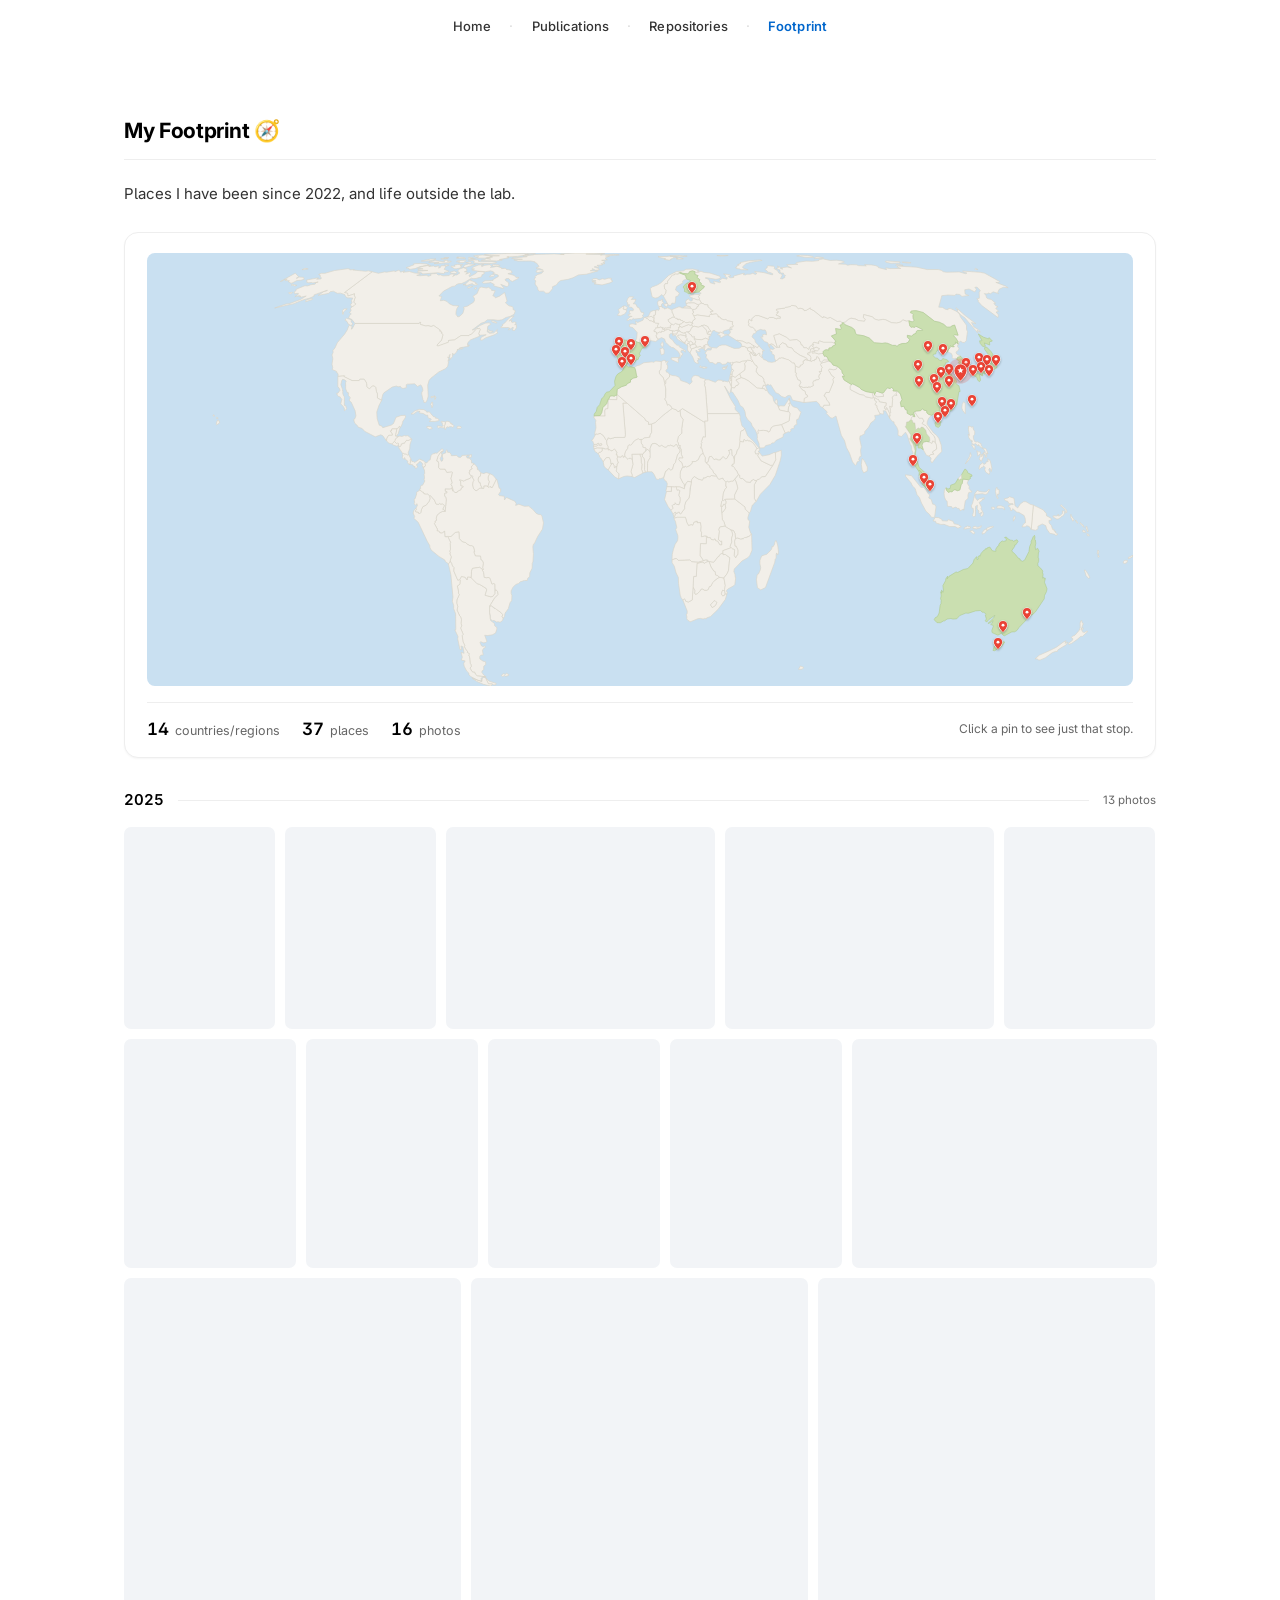
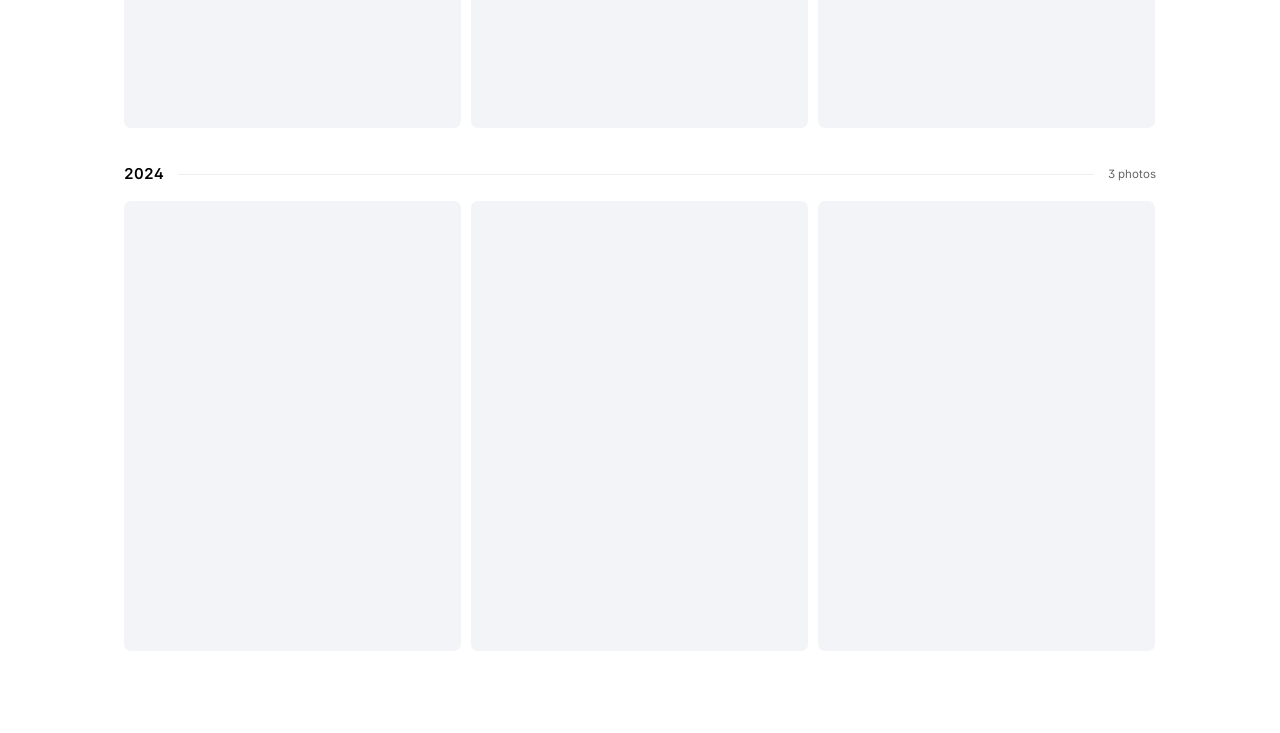
<file: footprint.html>
<!DOCTYPE html>
<html lang="en">
<head>
<title>Footprint | Xinyi Hong</title>
<meta name="description" content="Places, trips and life outside research.">
<meta charset="UTF-8">
<meta name="viewport" content="width=device-width, initial-scale=1.0">
<meta name="author" content="Xinyi Hong">
<link rel="icon" href="assets/icon.svg?v=3" type="image/svg+xml">
<link rel="icon" href="favicon.ico?v=3" sizes="any">
<link rel="apple-touch-icon" href="assets/apple-touch-icon.png">
<link rel="preconnect" href="https://fonts.googleapis.com">
<link rel="preconnect" href="https://fonts.gstatic.com" crossorigin>
<link href="https://fonts.googleapis.com/css2?family=Inter:wght@300..700&family=Noto+Sans+SC:wght@300..700&display=swap" rel="stylesheet">
<link rel="stylesheet" href="css/style.css">
</head>
<body>

<nav class="navbar">
  <div class="nav-inner">
    <a href="index.html" class="nav-link">Home</a>
    <span class="nav-sep">·</span>
    <a href="index.html#publications" class="nav-link">Publications</a>
    <span class="nav-sep">·</span>
    <a href="repositories.html" class="nav-link">Repositories</a>
    <span class="nav-sep">·</span>
    <a href="footprint.html" class="nav-link active">Footprint</a>
  </div>
</nav>

<div class="container container--wide">
  <main class="main-content main-content--wide">

    <section id="footprint">
      <div class="section-head"><h2>My Footprint 🧭</h2></div>

      <p class="page-lede">Places I have been since 2022, and life outside the lab.</p>

      <div class="fp-map-card">
        <div class="fp-map" id="fpMap"></div>
        <div class="fp-map-foot">
          <div class="fp-stats" id="fpStats"></div>
          <p class="fp-hint">Click a pin to see just that stop.</p>
        </div>
      </div>

      <p class="fp-demo" id="fpDemo" hidden>
        Showing placeholder stops. Edit <code>js/footprint-data.js</code>, then set
        <code>demo: false</code>.
      </p>

      <div class="fp-chipbar" id="fpChip"></div>
      <div class="fp-grid" id="fpGrid"></div>
    </section>

  </main>
</div>

<script src="js/world-map.js"></script>
<script src="js/footprint-data.js"></script>
<script src="js/footprint.js"></script>
</body>
</html>
</file>
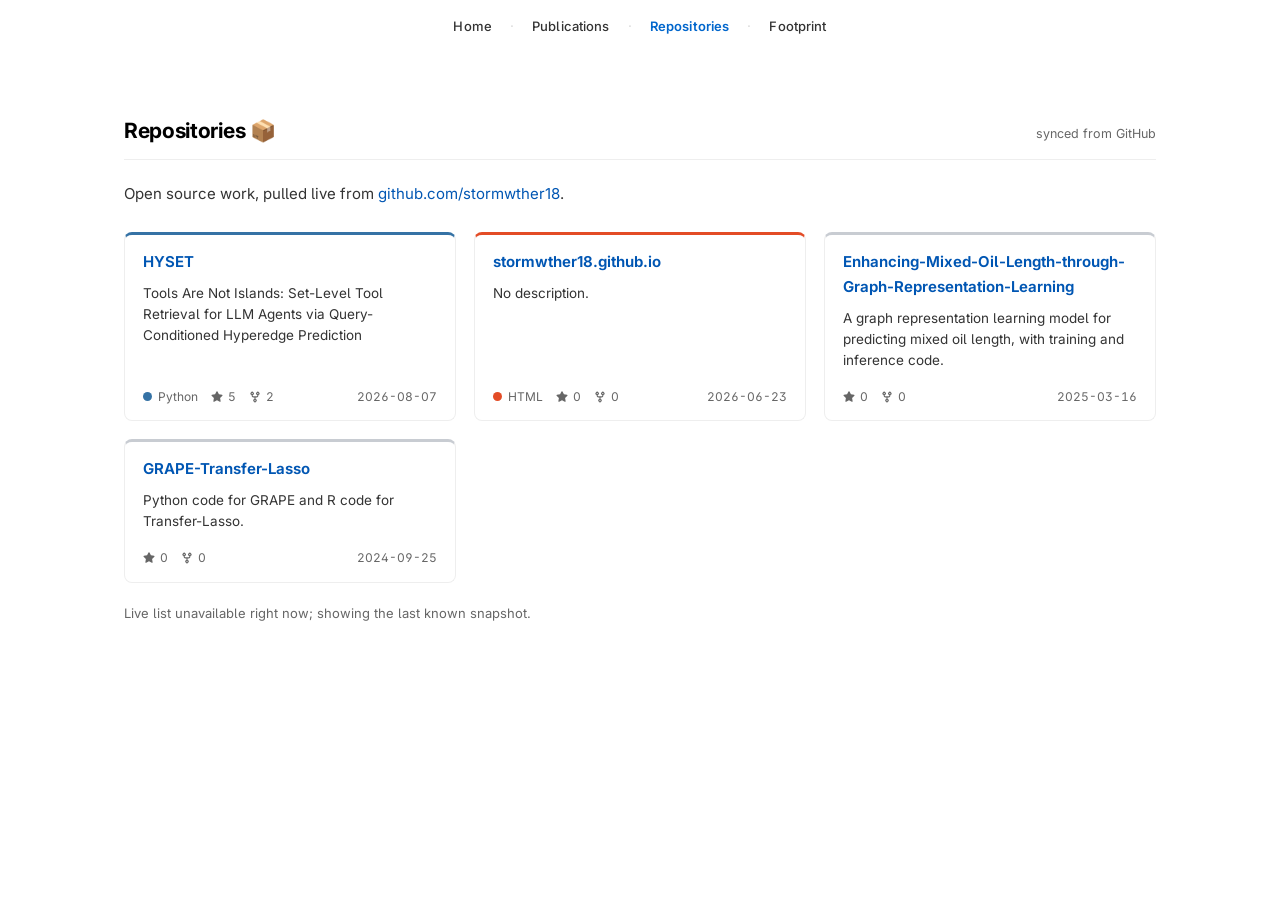
<file: repositories.html>
<!DOCTYPE html>
<html lang="en">
<head>
<title>Repositories | Xinyi Hong</title>
<meta name="description" content="Open source repositories by Xinyi Hong, synced from GitHub.">
<meta charset="UTF-8">
<meta name="viewport" content="width=device-width, initial-scale=1.0">
<meta name="author" content="Xinyi Hong">
<link rel="icon" href="assets/icon.svg?v=3" type="image/svg+xml">
<link rel="icon" href="favicon.ico?v=3" sizes="any">
<link rel="apple-touch-icon" href="assets/apple-touch-icon.png">
<link rel="preconnect" href="https://fonts.googleapis.com">
<link rel="preconnect" href="https://fonts.gstatic.com" crossorigin>
<link href="https://fonts.googleapis.com/css2?family=Inter:wght@300..700&family=Noto+Sans+SC:wght@300..700&display=swap" rel="stylesheet">
<link rel="stylesheet" href="css/style.css">
</head>
<body>

<nav class="navbar">
  <div class="nav-inner">
    <a href="index.html" class="nav-link">Home</a>
    <span class="nav-sep">·</span>
    <a href="index.html#publications" class="nav-link">Publications</a>
    <span class="nav-sep">·</span>
    <a href="repositories.html" class="nav-link active">Repositories</a>
    <span class="nav-sep">·</span>
    <a href="footprint.html" class="nav-link">Footprint</a>
  </div>
</nav>

<div class="container container--wide">
  <main class="main-content main-content--wide">

    <section id="repositories">
      <div class="section-head">
        <h2>Repositories 📦</h2>
        <span class="section-note">synced from GitHub</span>
      </div>

      <p class="page-lede">
        Open source work, pulled live from
        <a href="https://github.com/stormwther18" rel="me noopener">github.com/stormwther18</a>.
      </p>

      <div class="repo-grid" id="repoGrid"></div>
      <p class="repo-status" id="repoStatus"></p>
    </section>

  </main>
</div>

<script>window.GH_USER = 'stormwther18';</script>
<script src="js/repos.js"></script>
</body>
</html>
</file>
<file: css/style.css>
/* =========================================================
   Xinyi Hong: personal academic site
   Layout skeleton adapted from the classic two-column
   academic homepage; palette is warm-paper + pine ink.
   ========================================================= */

/* --- 1. Design tokens --- */
:root {
    color-scheme: light;

    /* Palette lifted from stephen-smj.tech */
    --bg:            #ffffff;
    --bg-soft:       #f8f9fa;   /* code block */
    --ink:           #000000;   /* name, publication + org titles */
    --heading:       #000000;   /* section headings */
    --text:          #000000;   /* body copy */
    --text-mid:      #1a1a1a;   /* role, authors */
    --text-2:        #333333;   /* contact, descriptions */
    --text-soft:     #444444;   /* affiliation, venue */
    --text-list:     #000000;   /* list items, award names */
    --text-3:        #666666;   /* dates */
    --muted:         #555555;   /* anchor rail */
    --bracket:       #777777;   /* [ ] around link buttons, contact icons */
    --rule:          #eeeeee;
    --rule-soft:     #f0f0f0;   /* photo border, anchor rail */
    --rule-filter:   #edf0f4;
    --rule-strong:   #dddddd;
    --accent:        #0056b3;
    --accent-hover:  #0066cc;
    --accent-ring:   rgba(0, 86, 179, .25);
    --nav-bg:        rgba(255, 255, 255, .8);
    --nav-border:    rgba(0, 0, 0, .1);
    --shadow-sm:     0 1px 2px rgba(0, 0, 0, .04);
    --shadow-md:     0 6px 18px rgba(0, 0, 0, .07), 0 1px 3px rgba(0, 0, 0, .05);

    --sidebar-width: 260px;
    --nav-height:    54px;
    --content-max:   750px;

    /* One family across the whole site: Inter for Latin, Noto Sans SC for CJK. */
    --font-ui: 'Inter', 'Noto Sans SC', -apple-system, BlinkMacSystemFont,
               'Segoe UI', Roboto, sans-serif;
}

*, *::before, *::after { box-sizing: border-box; }

html { scroll-behavior: smooth; scroll-padding-top: calc(var(--nav-height) + 24px); }

body {
    margin: 0;
    padding: 0;
    font-family: var(--font-ui);
    font-size: 15px;
    line-height: 1.65;
    color: var(--text);
    background-color: var(--bg);
    font-feature-settings: 'cv05' 1, 'ss01' 1;
    text-rendering: optimizeLegibility;
}

a {
    color: var(--accent);
    text-decoration: none;
    transition: color .18s ease, opacity .18s ease;
}

a:hover { color: var(--accent-hover); text-decoration: underline; text-underline-offset: 2px; }

a:focus-visible,
button:focus-visible {
    outline: 2px solid var(--accent);
    outline-offset: 3px;
    border-radius: 3px;
}

img { max-width: 100%; }

.icon { width: 1em; height: 1em; fill: none; stroke: currentColor; stroke-width: 1.8;
        stroke-linecap: round; stroke-linejoin: round; vertical-align: -.13em; }
.icon--solid { fill: currentColor; stroke: none; }

.visually-hidden {
    position: absolute; width: 1px; height: 1px; margin: -1px;
    padding: 0; overflow: hidden; clip: rect(0 0 0 0); white-space: nowrap; border: 0;
}

/* --- 2. Top navigation --- */
.navbar {
    position: fixed;
    inset: 0 0 auto 0;
    height: var(--nav-height);
    background: var(--nav-bg);
    backdrop-filter: saturate(180%) blur(20px);
    -webkit-backdrop-filter: saturate(180%) blur(20px);
    z-index: 1000;
    display: flex;
    justify-content: center;
    align-items: center;
}

.nav-inner {
    display: flex;
    align-items: center;
    gap: 18px;
    font-size: 13px;
    font-weight: 500;
    letter-spacing: .01em;
}

.nav-link { color: var(--text); opacity: .8; }
.nav-link:hover { color: var(--accent-hover); opacity: 1; text-decoration: none; }
.nav-link.active { color: var(--accent-hover); opacity: 1; font-weight: 600; }

.nav-sep { color: var(--rule-strong); user-select: none; }

/* Language switch: lives at the right edge of the Biography heading */
.lang-switch {
    display: inline-flex;
    align-items: baseline;
    gap: 6px;
    flex-shrink: 0;
    font-size: 12.5px;
    font-weight: 500;
}
.lang-switch .cur { color: var(--text-3); }
.lang-switch .sep { color: var(--rule-strong); }
.lang-switch a { color: var(--accent); }

/* --- 3. Page shell --- */
.container {
    max-width: 1080px;
    margin: 0 auto;
    padding: calc(var(--nav-height) + 60px) 24px 72px;
    display: grid;
    grid-template-columns: var(--sidebar-width) minmax(0, 1fr);
    gap: 48px;
}

/* --- 4. Sidebar --- */
.sidebar { min-width: 0; }

.sidebar-sticky { position: sticky; top: calc(var(--nav-height) + 32px); }

.profile-photo {
    width: 210px;
    height: 210px;
    border-radius: 50%;
    object-fit: cover;
    display: block;
    margin-bottom: 24px;
    border: 1px solid var(--rule-soft);
}

.name {
    font-size: 26px;
    font-weight: 700;
    letter-spacing: -.02em;
    line-height: 1.2;
    color: var(--ink);
    margin-bottom: 8px;
}

.name-alt {
    font-size: 14px;
    font-weight: 500;
    color: var(--text-3);
    letter-spacing: .04em;
    margin-bottom: 10px;
}

.role {
    font-size: 15px;
    font-weight: 500;
    color: var(--text-mid);
    margin-bottom: 4px;
}

.affiliation {
    font-size: 13.5px;
    line-height: 1.5;
    color: var(--text-soft);
    margin-bottom: 22px;
}

.contact-list { font-size: 13px; color: var(--text-2); margin-bottom: 20px; }

.contact-list p {
    display: flex;
    align-items: flex-start;
    gap: 9px;
    margin: 7px 0;
    word-break: break-word;
}

.contact-list .icon { flex-shrink: 0; margin-top: .28em; color: var(--bracket); font-size: 14px; }
.contact-list a { color: var(--text-2); }
.contact-list a:hover { color: var(--accent); }

.social-icons { display: flex; flex-wrap: wrap; gap: 12px 14px; margin-bottom: 34px; }

.social-icons a {
    font-size: 19px;
    color: var(--text-2);
    line-height: 1;
    display: inline-flex;
}
.social-icons a:hover { color: var(--accent); }

/* In-page anchor rail */
.nav-menu {
    display: flex;
    flex-direction: column;
    border-left: 2px solid var(--rule-soft);
}

.nav-item {
    position: relative;
    padding: 5px 0 5px 18px;
    font-size: 13.5px;
    font-weight: 500;
    color: var(--muted);
    border-left: 2px solid transparent;
    margin-left: -1px;
    transition: color .18s ease, border-color .18s ease;
}
.nav-item:hover { color: var(--accent); text-decoration: none; }
.nav-item.active { color: var(--accent); border-left-color: var(--accent); font-weight: 600; }

/* Sidebar location card */
.side-map { margin-top: 30px; }

.side-map-title {
    font-size: 11px;
    font-weight: 600;
    letter-spacing: .09em;
    text-transform: uppercase;
    color: var(--text-3);
    margin-bottom: 9px;
}

.side-map iframe {
    display: block;
    width: 100%;
    height: 168px;
    border: 1px solid var(--rule-strong);
    border-radius: 8px;
    filter: saturate(.78) contrast(.97);
}

.side-map-cap {
    margin: 8px 0 0;
    font-size: 12px;
    line-height: 1.55;
    color: var(--text-3);
}

.side-map-cap a { display: block; color: var(--accent); }

/* --- 5. Main column --- */
.main-content { min-width: 0; max-width: var(--content-max); }

section { margin-bottom: 56px; scroll-margin-top: calc(var(--nav-height) + 24px); }
section:last-child { margin-bottom: 0; }

.section-head {
    display: flex;
    justify-content: space-between;
    align-items: baseline;
    gap: 16px;
    border-bottom: 1px solid var(--rule);
    padding-bottom: 10px;
    margin-bottom: 22px;
}

h2 {
    font-size: 21px;
    font-weight: 700;
    letter-spacing: -.015em;
    color: var(--heading);
    margin: 0;
}

.section-note { font-size: 12.5px; color: var(--text-3); flex-shrink: 0; }

p { margin: 10px 0; }
.main-content > section > p { text-align: justify; text-justify: inter-character; hyphens: auto; }

ul { padding-left: 20px; margin: 12px 0 16px; }
li { margin-bottom: 7px; color: var(--text-list); }

strong { color: var(--ink); font-weight: 600; }

.lede { color: var(--text); }

/* Research interests */

/* --- 6. News strip --- */
.news-strip {
    display: flex;
    gap: 16px;
    overflow-x: auto;
    padding: 4px 4px 16px;
    margin: 0 -4px;
    scroll-snap-type: x mandatory;
    scrollbar-width: thin;
    scrollbar-color: var(--rule-strong) transparent;
}

.news-strip::-webkit-scrollbar { height: 6px; }
.news-strip::-webkit-scrollbar-track { background: transparent; }
.news-strip::-webkit-scrollbar-thumb { background: var(--rule-strong); border-radius: 3px; }

.news-card {
    position: relative;
    flex: 0 0 302px;
    min-height: 168px;
    padding: 18px 20px 20px;
    scroll-snap-align: start;
    background: var(--bg);
    border: 1px solid var(--rule);
    border-radius: 8px;
    box-shadow: var(--shadow-sm);
    transition: transform .2s ease, box-shadow .2s ease, border-color .2s ease;
}

.news-card:hover {
    transform: translateY(-2px);
    box-shadow: var(--shadow-md);
    border-color: var(--rule-strong);
}

.news-card.pinned { border-color: var(--accent); background: var(--bg); }

.news-date {
    display: block;
    font-family: var(--font-ui);
    font-size: 11px;
    font-weight: 500;
    letter-spacing: .08em;
    text-transform: uppercase;
    color: var(--text-3);
    padding-bottom: 9px;
    margin-bottom: 11px;
    border-bottom: 1px solid var(--rule);
}

.news-card.pinned .news-date { color: var(--accent); border-bottom-color: var(--accent-ring); }

.news-card.pinned .news-date::before { content: '● '; font-size: 9px; vertical-align: .12em; }

.news-body { font-size: 13.5px; line-height: 1.6; color: var(--text); }

/* --- 7. Publications --- */
.pub-filters {
    display: flex;
    flex-wrap: wrap;
    align-items: center;
    gap: 15px;
    margin: -20px 0 22px;
    border-bottom: 1px solid var(--rule-filter);
}

.pub-filter {
    position: relative;
    appearance: none;
    border: 0;
    background: transparent;
    padding: 8px 1px 10px;
    font-family: inherit;
    font-size: 13px;
    font-weight: 500;
    color: #737b87;
    cursor: pointer;
    transition: color .18s ease;
}

.pub-filter::after {
    content: '';
    position: absolute;
    left: 50%; right: 50%; bottom: -1px;
    height: 2px;
    border-radius: 2px;
    background: var(--accent);
    transition: left .2s ease, right .2s ease;
}

.pub-filter:hover { color: var(--accent); }
.pub-filter.active { color: var(--accent); font-weight: 650; }
.pub-filter.active::after { left: 0; right: 0; }

.pub-item {
    display: flex;
    gap: 22px;
    margin-bottom: 30px;
    align-items: flex-start;
}
.pub-item[hidden] { display: none; }

.pub-thumb {
    flex: 0 0 190px;
    width: 190px;
    border: 1px solid var(--rule);
    border-radius: 6px;
    overflow: hidden;
    background: var(--bg-soft);
    transition: transform .25s ease, box-shadow .25s ease;
}
.pub-thumb:hover { transform: translateY(-2px); box-shadow: var(--shadow-md); }
.pub-thumb img { display: block; width: 100%; height: auto; }

.pub-details { flex: 1; min-width: 0; }

.pub-empty { margin: 0; padding: 20px 0; font-size: 14px; color: var(--text-3); }

/* --- Sub-page shell (repositories, footprint) --- */
.container--wide { grid-template-columns: minmax(0, 1fr); }
.main-content--wide { max-width: 100%; }
.page-lede { font-size: 15px; color: var(--text-2); margin: 0 0 26px; }

/* --- Repository grid --- */
.repo-grid {
    display: grid;
    grid-template-columns: repeat(auto-fill, minmax(255px, 1fr));
    gap: 18px;
}

.repo-card {
    display: flex;
    flex-direction: column;
    padding: 15px 18px 14px;
    background: var(--bg);
    border: 1px solid var(--rule);
    border-top: 3px solid var(--repo-accent, var(--rule-strong));
    border-radius: 8px;
    color: inherit;
    transition: transform .18s ease, box-shadow .18s ease;
}
.repo-card:hover {
    transform: translateY(-2px);
    box-shadow: var(--shadow-md);
    text-decoration: none;
}

.repo-name {
    font-size: 15px;
    font-weight: 650;
    color: var(--accent);
    margin-bottom: 8px;
    overflow-wrap: anywhere;
}

.repo-desc {
    flex: 1;
    margin: 0 0 16px;
    font-size: 13.5px;
    line-height: 1.55;
    color: var(--text-2);
}

.repo-meta {
    display: flex;
    flex-wrap: wrap;
    align-items: center;
    gap: 13px;
    font-size: 12px;
    color: var(--text-3);
    font-variant-numeric: tabular-nums;
}
.repo-lang { display: inline-flex; align-items: center; gap: 6px; }
.repo-stat { display: inline-flex; align-items: center; gap: 5px; }
.repo-stat svg { width: 12px; height: 12px; fill: currentColor; }
.repo-dot { width: 9px; height: 9px; border-radius: 50%; flex-shrink: 0; }
.repo-date { margin-left: auto; }

.repo-status { margin: 20px 0 0; font-size: 13px; color: var(--text-3); }

/* --- Footprint --- */
#footprint {
    /* Google Maps-ish palette: warm off-white land, soft blue water. */
    --fp-water:      #c9e0f1;
    --fp-land:       #f2efe9;
    --fp-border:     #d9d3c6;
    --fp-land-seen:  #cadfb0;
    --fp-border-seen:#aecb8e;
    --fp-pin:        #ea4335;   /* map-marker red */
    --fp-pin-ring:   rgba(234, 67, 53, .24);
    --fp-tile-bg:    #f2f4f7;
}

/* map card */
.fp-map-card {
    border: 1px solid var(--rule);
    border-radius: 14px;
    padding: 20px 22px 0;
    background: #ffffff;
    box-shadow: var(--shadow-sm);
    margin-bottom: 30px;
}
.fp-map { position: relative; }
.fp-map-svg { display: block; width: 100%; height: auto; }

.fp-sea { fill: var(--fp-water); }
.fp-land {
    fill: var(--fp-land);
    stroke: var(--fp-border);
    stroke-width: 0.6;
    stroke-linejoin: round;
    transition: fill .25s ease;
}
.fp-land.is-visited { fill: var(--fp-land-seen); stroke: var(--fp-border-seen); }

/* pins */
.fp-pins { position: absolute; inset: 0; }
/* The marker is 18x23 with its tip at the bottom centre; the negative
   margins put that tip exactly on the projected coordinate. */
.fp-pin {
    position: absolute;
    width: 10px;
    height: 13px;
    margin: -12.1px 0 0 -5px;
    padding: 0;
    border: 0;
    background: none;
    cursor: pointer;
    transform-origin: 50% 100%;
    animation: fp-drop .45s cubic-bezier(.2, .8, .3, 1) backwards;
}
.fp-pin-mark {
    position: relative;
    display: block;
    width: 100%;
    height: 100%;
    overflow: visible;
    transform-origin: 50% 100%;
    filter: drop-shadow(0 1px 1.2px rgba(0, 0, 0, .3));
    transition: transform .18s cubic-bezier(.2, .8, .3, 1);
}
.fp-pin-body {
    fill: var(--fp-pin);
    stroke: #ffffff;
    stroke-width: 2.3;
    paint-order: stroke;
}
.fp-pin-eye { fill: #ffffff; }
.fp-pin-halo { left: -4.5px; top: -4.5px; width: 26px; height: 26px; }
/* the one place you are based in: a bigger pin with a star and a standing
   halo, so it reads as home at a glance without leaving the red family */
.fp-pin.is-base {
    width: 15px;
    height: 19px;
    margin: -17.7px 0 0 -7.5px;
    z-index: 1;
}
.fp-pin.is-base .fp-pin-body { stroke-width: 1.8; }
.fp-pin.is-base .fp-pin-halo {
    left: -6.5px;
    top: -6.5px;
    width: 28px;
    height: 28px;
    opacity: .8;
    transform: scale(.9);
}
.fp-pin.is-base:hover .fp-pin-halo,
.fp-pin.is-base:focus-visible .fp-pin-halo,
.fp-pin.is-base.is-active .fp-pin-halo { opacity: 1; transform: scale(1); }

.fp-pin-halo {
    position: absolute;
    left: -5px;
    top: -4.9px;
    width: 20px;
    height: 20px;
    border-radius: 50%;
    background: var(--fp-pin-ring);
    transform: scale(.35);
    opacity: 0;
    transition: transform .22s ease, opacity .22s ease;
}
.fp-pin:hover .fp-pin-mark,
.fp-pin:focus-visible .fp-pin-mark { transform: translateY(-2px) scale(1.12); }
.fp-pin.is-active .fp-pin-mark { transform: translateY(-2px) scale(1.18); }
.fp-pin:hover .fp-pin-halo,
.fp-pin:focus-visible .fp-pin-halo,
.fp-pin.is-active .fp-pin-halo { transform: scale(1); opacity: 1; }
/* overlapping markers: whichever one you are pointing at comes forward */
.fp-pin:hover,
.fp-pin:focus-visible,
.fp-pin.is-active { z-index: 2; }
.fp-pin:focus { outline: none; }
.fp-pin:focus-visible { outline: 2px solid var(--fp-pin); outline-offset: 3px; border-radius: 4px; }

.fp-map.has-filter .fp-pin:not(.is-active) { opacity: .3; }
.fp-pin { transition: opacity .2s ease; }

@keyframes fp-drop {
    from { opacity: 0; transform: translateY(-9px) scale(.55); }
    to   { opacity: 1; transform: none; }
}

/* pin tooltip */
.fp-tip {
    position: absolute;
    z-index: 3;
    transform: translate(-50%, calc(-100% - 19px));
    padding: 7px 11px;
    border: 1px solid var(--rule-strong);
    border-radius: 8px;
    background: #ffffff;
    box-shadow: var(--shadow-md);
    white-space: nowrap;
    pointer-events: none;
    opacity: 0;
    transition: opacity .16s ease;
}
.fp-tip.is-on { opacity: 1; }
/* flags sit on the text baseline at every size they are used */
.fp-flag {
    display: inline-block;
    width: 18px;
    height: 13px;
    object-fit: cover;
    border-radius: 2px;
    box-shadow: 0 0 0 1px rgba(0, 0, 0, .1);
    flex: none;
}
.fp-tip-head { display: flex; align-items: center; gap: 7px; }
.fp-tip-city { font-size: 12.5px; font-weight: 600; color: var(--ink); }
.fp-tip-base {
    padding: 1px 6px;
    border: 1px solid var(--rule-strong);
    border-radius: 999px;
    color: var(--text-3);
    font-size: 9.5px;
    font-weight: 600;
    letter-spacing: .04em;
    text-transform: uppercase;
}
.fp-tip-note { display: block; margin-top: 3px; font-size: 11px; color: var(--text-3); }

/* stats bar under the map */
.fp-map-foot {
    display: flex;
    flex-wrap: wrap;
    align-items: center;
    justify-content: space-between;
    gap: 10px;
    margin-top: 16px;
    padding: 12px 0 14px;
    border-top: 1px solid var(--rule);
}
.fp-stats { display: flex; flex-wrap: wrap; gap: 22px; }
.fp-stat {
    display: inline-flex;
    align-items: baseline;
    gap: 6px;
    font-size: 12.5px;
    color: var(--text-3);
}
.fp-stat strong {
    font-size: 17px;
    font-weight: 600;
    color: var(--ink);
    font-variant-numeric: tabular-nums;
}
.fp-hint { margin: 0; font-size: 12px; color: var(--text-3); }

.fp-demo {
    margin: 0 0 22px;
    padding: 10px 14px;
    border: 1px dashed var(--rule-strong);
    border-radius: 8px;
    font-size: 12.5px;
    color: var(--text-2);
    background: var(--bg-soft);
}
.fp-demo code { font-size: 12px; }

/* active filter chip */
.fp-chipbar:empty { display: none; }
.fp-chipbar { margin-bottom: 20px; }
.fp-chip {
    display: inline-flex;
    align-items: center;
    gap: 10px;
    padding: 7px 12px;
    border: 1px solid var(--rule-strong);
    border-radius: 999px;
    background: #ffffff;
    font: inherit;
    font-size: 12.5px;
    color: var(--text-2);
    cursor: pointer;
    transition: border-color .18s ease, box-shadow .18s ease;
}
.fp-chip:hover { border-color: var(--accent); box-shadow: var(--shadow-sm); }
.fp-chip-city { font-weight: 600; color: var(--ink); }
.fp-chip-note { color: var(--text-3); }
.fp-chip-x { font-size: 15px; line-height: 1; color: var(--bracket); }
.fp-intro {
    margin: 14px 0 0;
    font-size: 14px;
    line-height: 1.7;
    color: var(--text-2);
}

/* year heading */
.fp-year {
    display: flex;
    align-items: center;
    gap: 14px;
    margin: 34px 0 14px;
}
.fp-year:first-child { margin-top: 0; }
.fp-year-num {
    font-size: 15px;
    font-weight: 600;
    color: var(--ink);
    font-variant-numeric: tabular-nums;
}
.fp-year-rule { flex: 1; height: 1px; background: var(--rule); }
.fp-year-count { font-size: 11.5px; color: var(--text-3); }

/* justified photo rows */
.fp-grid { display: block; }
.fp-row { display: flex; gap: 10px; margin-bottom: 10px; }
.fp-tile {
    position: relative;
    margin: 0;
    overflow: hidden;
    border-radius: 7px;
    background: var(--fp-tile-bg);
    flex: none;
}
.fp-tile img {
    display: block;
    width: 100%;
    height: 100%;
    object-fit: cover;
    transition: transform .4s cubic-bezier(.2, .7, .3, 1);
}
.fp-tile[role="button"] { cursor: pointer; }
.fp-tile:hover img { transform: scale(1.045); }
.fp-tile:focus-visible { outline: 2px solid var(--accent); outline-offset: 2px; }

.fp-tile.is-empty {
    display: grid;
    place-items: center;
    border: 1px dashed var(--rule-strong);
    background: repeating-linear-gradient(
        135deg, #f7f8fa 0 9px, #f2f4f7 9px 18px);
}
.fp-tile-ph { font-size: 11.5px; color: var(--text-3); }
.fp-tile.is-empty .fp-tile-cap { display: none; }

.fp-tile-cap {
    display: flex;
    align-items: center;
    gap: 7px;
    position: absolute;
    inset: auto 0 0 0;
    padding: 22px 11px 9px;
    background: linear-gradient(to top, rgba(0, 0, 0, .62), rgba(0, 0, 0, 0));
    color: #ffffff;
    opacity: 0;
    transform: translateY(4px);
    transition: opacity .22s ease, transform .22s ease;
}
.fp-tile:hover .fp-tile-cap,
.fp-tile:focus-visible .fp-tile-cap { opacity: 1; transform: none; }
.fp-tile-city { font-size: 12.5px; font-weight: 600; }
.fp-tile-cap .fp-flag { width: 16px; height: 12px; box-shadow: 0 0 0 1px rgba(255, 255, 255, .35); }

.fp-empty { font-size: 13px; color: var(--text-3); }

/* lightbox */
body.fp-locked { overflow: hidden; }
.fp-box[hidden] { display: none; }
.fp-box {
    position: fixed;
    inset: 0;
    z-index: 2000;          /* the navbar is fixed at 1000, so sit above it */
    display: flex;
    align-items: center;
    justify-content: center;
    padding: 5vh 24px 4vh;  /* keep the photo clear of every edge */
    background: rgba(14, 16, 19, .95);
    animation: fp-fade .2s ease;
}
@keyframes fp-fade { from { opacity: 0; } to { opacity: 1; } }
.fp-box-stage {
    display: flex;
    flex-direction: column;
    align-items: center;
    gap: 16px;
    max-width: min(92vw, 1400px);
    max-height: 100%;
}
.fp-box-img {
    max-width: min(92vw, 1400px);
    max-height: 68vh;
    width: auto;
    height: auto;
    object-fit: contain;
    border-radius: 4px;
}
.fp-box-cap {
    display: grid;
    justify-items: center;
    gap: 2px;
    text-align: center;
    color: rgba(255, 255, 255, .85);
}
.fp-box-cap .fp-flag { box-shadow: 0 0 0 1px rgba(255, 255, 255, .3); }
.fp-box-city { font-size: 14px; font-weight: 600; color: #ffffff; }
.fp-box-when {
    font-size: 12px;
    color: rgba(255, 255, 255, .55);
    font-variant-numeric: tabular-nums;
}
.fp-box-note { display: block; margin-top: 5px; font-size: 12.5px; }
.fp-box-count {
    display: block;
    margin-top: 8px;
    font-size: 11px;
    color: rgba(255, 255, 255, .45);
    font-variant-numeric: tabular-nums;
}
.fp-box-btn {
    position: absolute;
    border: 0;
    background: none;
    color: rgba(255, 255, 255, .55);
    cursor: pointer;
    line-height: 1;
    transition: color .18s ease;
    font-family: var(--font-ui);
}
.fp-box-btn:hover { color: #ffffff; }
.fp-box-close { top: 14px; right: 20px; font-size: 30px; }
.fp-box-prev, .fp-box-next { top: 50%; transform: translateY(-50%); font-size: 46px; padding: 10px 18px; }
.fp-box-prev { left: 8px; }
.fp-box-next { right: 8px; }

@media (max-width: 700px) {
    .fp-map-card { padding: 14px 14px 0; border-radius: 11px; }
    .fp-pin { width: 9px; height: 12px; margin: -11.1px 0 0 -4.5px; }
    .fp-pin.is-base { width: 13px; height: 17px; margin: -15.8px 0 0 -6.5px; }
    .fp-pin.is-base .fp-pin-halo { left: -6px; top: -5.8px; width: 25px; height: 25px; }
    .fp-pin-halo { left: -4.5px; top: -4.3px; width: 18px; height: 18px; }
    .fp-map-foot { flex-direction: column; align-items: flex-start; gap: 8px; }
    .fp-stats { gap: 16px; }
    .fp-tile-cap { opacity: 1; transform: none; }
    .fp-box-prev, .fp-box-next { font-size: 34px; padding: 8px 10px; }
}

/* --- GitHub contribution graph --- */
.gh-graph { margin-top: 26px; }

.gh-label {
    font-size: 11.5px;
    font-weight: 500;
    letter-spacing: .06em;
    text-transform: uppercase;
    color: var(--text-3);
    margin-bottom: 10px;
}

.gh-graph img { display: block; width: 100%; height: auto; }
.gh-graph a:hover { opacity: .85; }

.pub-title {
    font-size: 16px;
    font-weight: 650;
    line-height: 1.42;
    color: var(--ink);
    margin-bottom: 6px;
}

.pub-authors { font-size: 14px; color: var(--text-mid); margin-bottom: 5px; }
.pub-authors .me { color: var(--ink); font-weight: 650; }
.pub-authors sup { font-size: .78em; }

.pub-venue { font-size: 13.5px; font-style: italic; color: var(--text-soft); margin-bottom: 10px; }
.pub-venue em { color: var(--text-soft); }

.pub-badge {
    display: inline-block;
    font-family: var(--font-ui);
    font-style: normal;
    font-size: 10.5px;
    font-weight: 500;
    letter-spacing: .01em;
    color: var(--accent);
    background: var(--bg);
    border: 1px solid var(--accent-ring);
    font-variant-numeric: tabular-nums;
    border-radius: 3px;
    padding: 1px 7px;
    margin-left: 6px;
    vertical-align: 1px;
}

.pub-badge:hover { text-decoration: none; border-color: var(--accent); }

.pub-links { display: flex; flex-wrap: wrap; gap: 12px; }

.pub-btn {
    appearance: none;
    border: 0;
    background: none;
    padding: 0;
    font-family: var(--font-ui);
    font-size: 11.5px;
    font-weight: 500;
    letter-spacing: .02em;
    color: var(--accent);
    cursor: pointer;
}
.pub-btn:hover { color: var(--accent-hover); text-decoration: underline; text-underline-offset: 2px; }
.pub-btn::before { content: '['; color: var(--bracket); margin-right: 3px; }
.pub-btn::after  { content: ']'; color: var(--bracket); margin-left: 3px; }

/* --- 8. Experience / education --- */
.exp-item { display: flex; gap: 16px; margin-bottom: 24px; }

.exp-logo {
    flex: 0 0 46px;
    width: 46px;
    height: 46px;
    display: grid;
    place-items: center;
    overflow: hidden;
}
.exp-logo img { width: 100%; height: 100%; object-fit: contain; }

.exp-content { flex: 1; min-width: 0; }

.exp-header {
    display: flex;
    justify-content: space-between;
    align-items: baseline;
    gap: 14px;
    margin-bottom: 3px;
}

.exp-org { font-size: 15px; font-weight: 650; color: var(--ink); }
.exp-org a { color: inherit; }
.exp-org a:hover { color: var(--accent); }

.exp-time {
    flex-shrink: 0;
    font-family: var(--font-ui);
    font-size: 12.5px;
    color: var(--text-3);
    font-variant-numeric: tabular-nums;
    white-space: nowrap;
}

.exp-role { font-size: 14px; font-weight: 500; color: var(--accent); margin-bottom: 5px; }
.exp-desc { font-size: 13.5px; color: var(--text-2); line-height: 1.55; }

/* --- 9. Awards / two-column rows --- */
.row-item {
    display: flex;
    justify-content: space-between;
    align-items: baseline;
    gap: 20px;
    margin-bottom: 18px;
}
.row-item:last-child { margin-bottom: 0; }

.row-name { font-size: 15px; font-weight: 600; color: var(--ink); }
.row-name .sub {
    display: block;
    margin-top: 2px;
    font-size: 13.5px;
    font-weight: 400;
    color: var(--text-3);
}

.row-time {
    flex-shrink: 0;
    font-family: var(--font-ui);
    font-size: 12.5px;
    color: var(--text-3);
    font-variant-numeric: tabular-nums;
    white-space: nowrap;
}

/* --- 10. Skills --- */
.skill-grid { display: grid; gap: 12px; margin-top: 4px; }

.skill-row {
    display: grid;
    grid-template-columns: 148px minmax(0, 1fr);
    gap: 16px;
    align-items: baseline;
}

.skill-label {
    font-family: var(--font-ui);
    font-size: 11.5px;
    font-weight: 500;
    letter-spacing: .06em;
    text-transform: uppercase;
    color: var(--text-3);
    padding-top: 2px;
}

.skill-list { font-size: 14px; line-height: 1.6; color: var(--text); }

/* --- 11. Contact --- */
#contact p { margin: 8px 0; }

/* --- 12. Citation modal --- */
.modal {
    position: fixed;
    inset: 0;
    z-index: 1100;
    display: none;
    align-items: center;
    justify-content: center;
    padding: 24px;
    background: rgba(22, 26, 24, .45);
    backdrop-filter: blur(3px);
    -webkit-backdrop-filter: blur(3px);
}
.modal.show { display: flex; }

.modal-card {
    position: relative;
    width: 100%;
    max-width: 620px;
    max-height: 80vh;
    overflow: auto;
    background: var(--bg);
    border: 1px solid var(--rule);
    border-radius: 12px;
    box-shadow: var(--shadow-md);
    padding: 24px 26px 22px;
}

.modal-head { display: flex; justify-content: space-between; align-items: center; margin-bottom: 14px; }
.modal-head h3 { margin: 0; font-size: 16px; font-weight: 650; color: var(--ink); }

.modal-close {
    appearance: none; border: 0; background: none; cursor: pointer;
    font-size: 24px; line-height: 1; color: var(--text-3); padding: 0 2px;
}
.modal-close:hover { color: var(--ink); }

.citation-text {
    font-family: var(--font-ui);
    font-size: 12px;
    line-height: 1.6;
    white-space: pre;
    overflow-x: auto;
    color: var(--text);
    background: var(--bg-soft);
    border: 1px solid var(--rule);
    border-radius: 8px;
    padding: 14px 16px;
    margin: 0 0 14px;
}

.copy-btn {
    appearance: none;
    border: 1px solid var(--accent);
    background: var(--accent);
    color: #fff;
    font-family: inherit;
    font-size: 12.5px;
    font-weight: 550;
    border-radius: 6px;
    padding: 6px 14px;
    cursor: pointer;
    transition: background .18s ease;
}
.copy-btn:hover { background: var(--accent-hover); border-color: var(--accent-hover); }

/* --- 13. Responsive --- */
@media (max-width: 900px) {
    .container {
        display: block;
        padding: calc(var(--nav-height) + 28px) 20px 48px;
    }

    .sidebar { margin-bottom: 36px; }

    .sidebar-sticky {
        position: static;
        display: grid;
        grid-template-columns: 124px minmax(0, 1fr);
        column-gap: 20px;
        align-items: start;
    }

    .profile-photo { width: 124px; height: 124px; margin-bottom: 0; grid-column: 1; grid-row: 1; }
    .sidebar-id   { grid-column: 2; grid-row: 1; }
    .sidebar-meta { grid-column: 1 / -1; grid-row: 2; margin-top: 18px; }

    .name { font-size: 23px; }
    .affiliation { margin-bottom: 0; }
    .contact-list { margin-bottom: 14px; }
    .social-icons { margin-bottom: 0; }
    .nav-menu { display: none; }
    .side-map { grid-column: 1 / -1; grid-row: 3; margin-top: 24px; }

    .main-content { max-width: 100%; }

    section { margin-bottom: 42px; }

    .skill-row { grid-template-columns: 1fr; gap: 6px; }
}

@media (max-width: 560px) {
    .container { padding: calc(var(--nav-height) + 22px) 16px 36px; }

    .sidebar-sticky { grid-template-columns: 100px minmax(0, 1fr); column-gap: 16px; }
    .profile-photo { width: 100px; height: 100px; }
    .name { font-size: 21px; }
    .affiliation { margin-bottom: 14px; }

    h2 { font-size: 18.5px; }
    body { font-size: 14.5px; }

    .news-card { flex-basis: 260px; }

    .exp-header { flex-direction: column; gap: 2px; }
    .row-item { flex-direction: column; gap: 2px; }
    .nav-inner { gap: 12px; font-size: 12.5px; }

    .pub-item { flex-direction: column; gap: 14px; }
    .pub-thumb { flex: none; width: 100%; max-width: 260px; }
}

@media (prefers-reduced-motion: reduce) {
    html { scroll-behavior: auto; }
    *, *::before, *::after { transition-duration: .01ms !important; animation-duration: .01ms !important; }
}

@media print {
    .navbar, .nav-menu, .pub-filters, .modal { display: none !important; }
    .container { display: block; padding: 0; max-width: none; }
    body { font-size: 11pt; background: #fff; color: #000; }
    .pub-item[hidden] { display: flex !important; }
}
</file>
